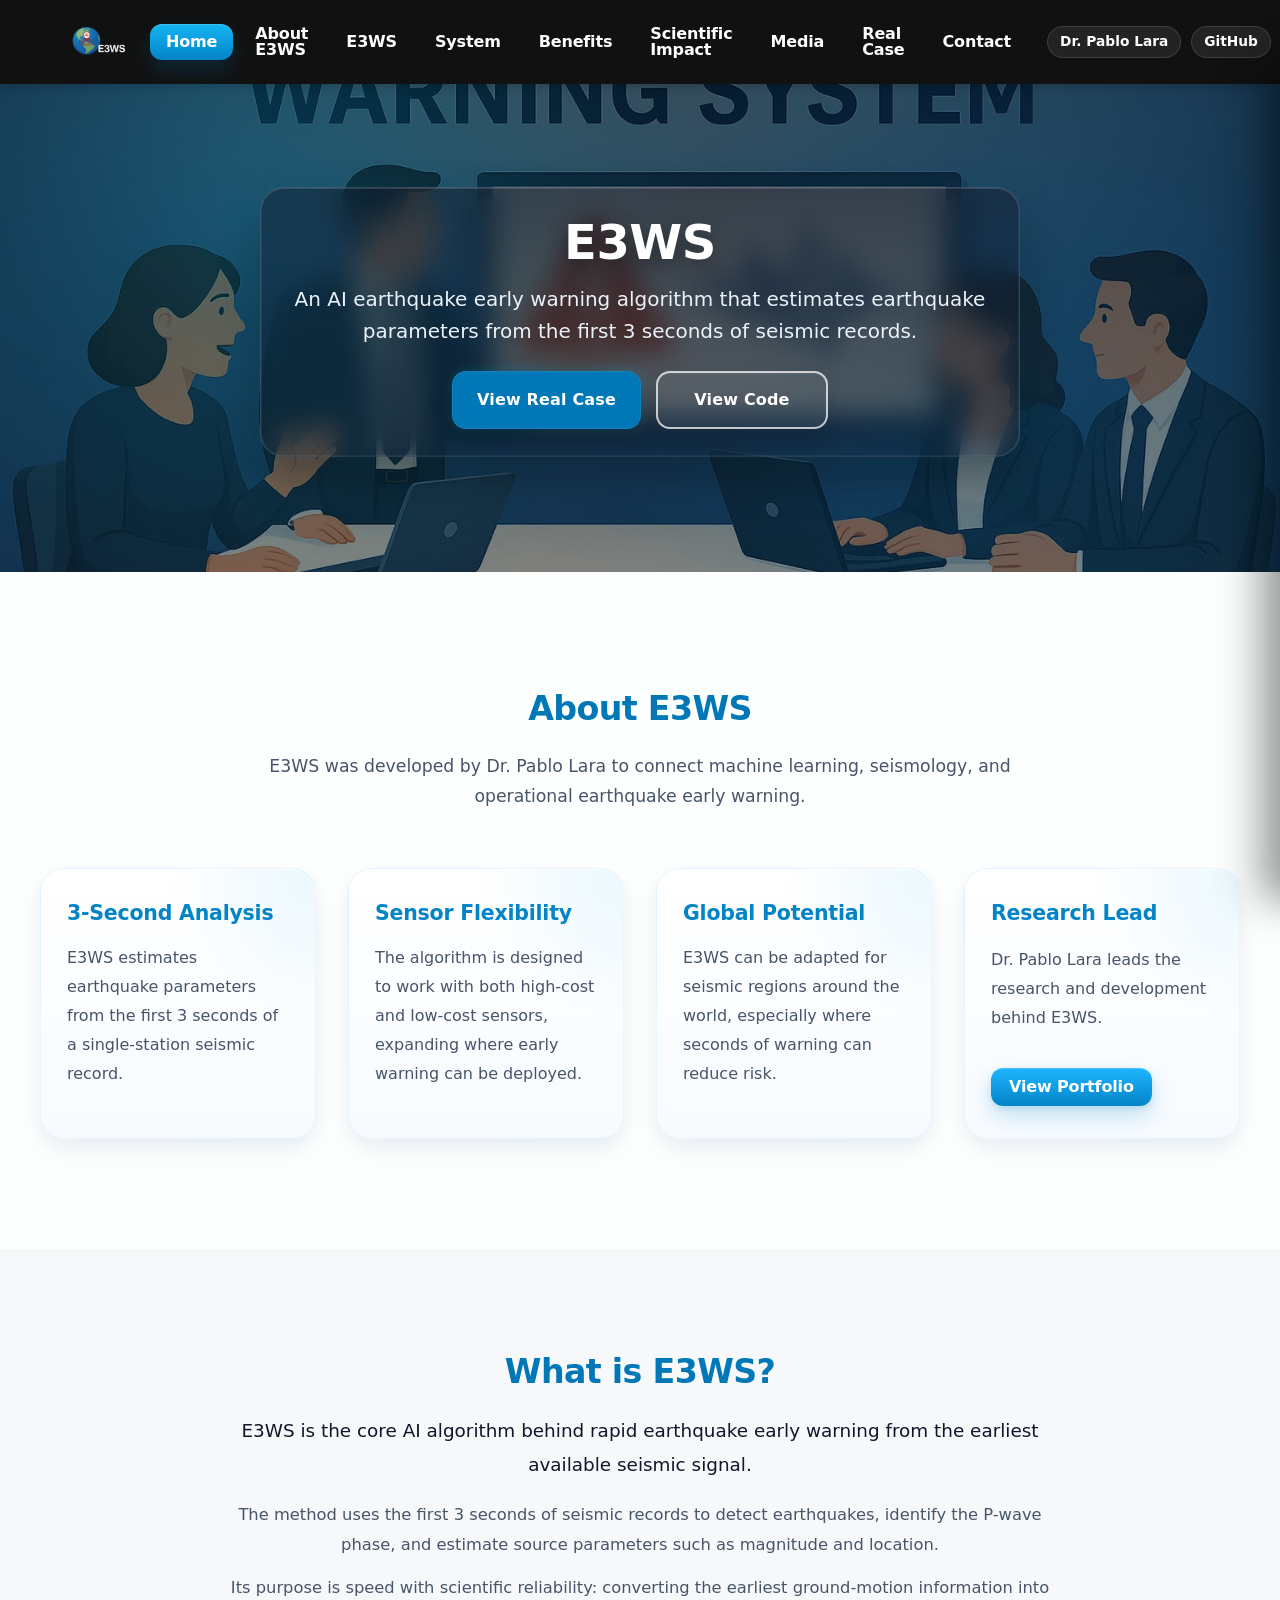
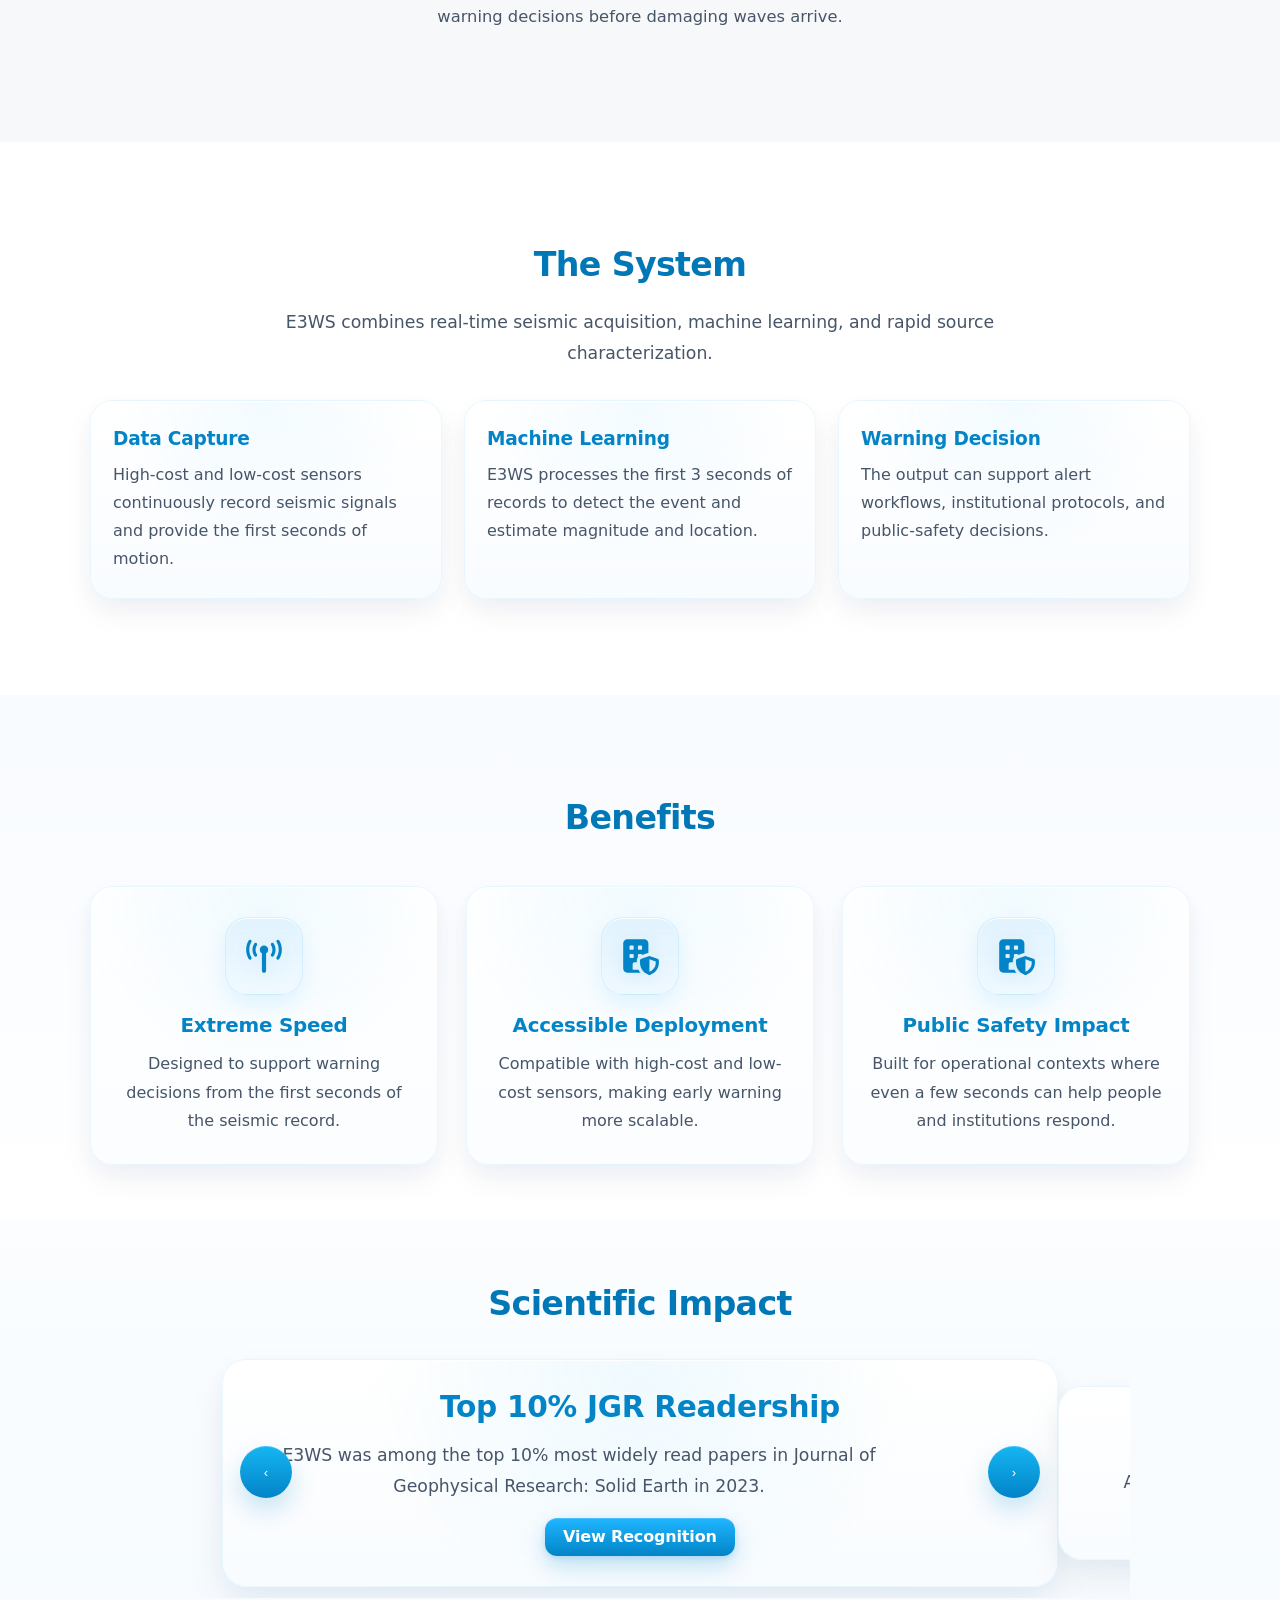
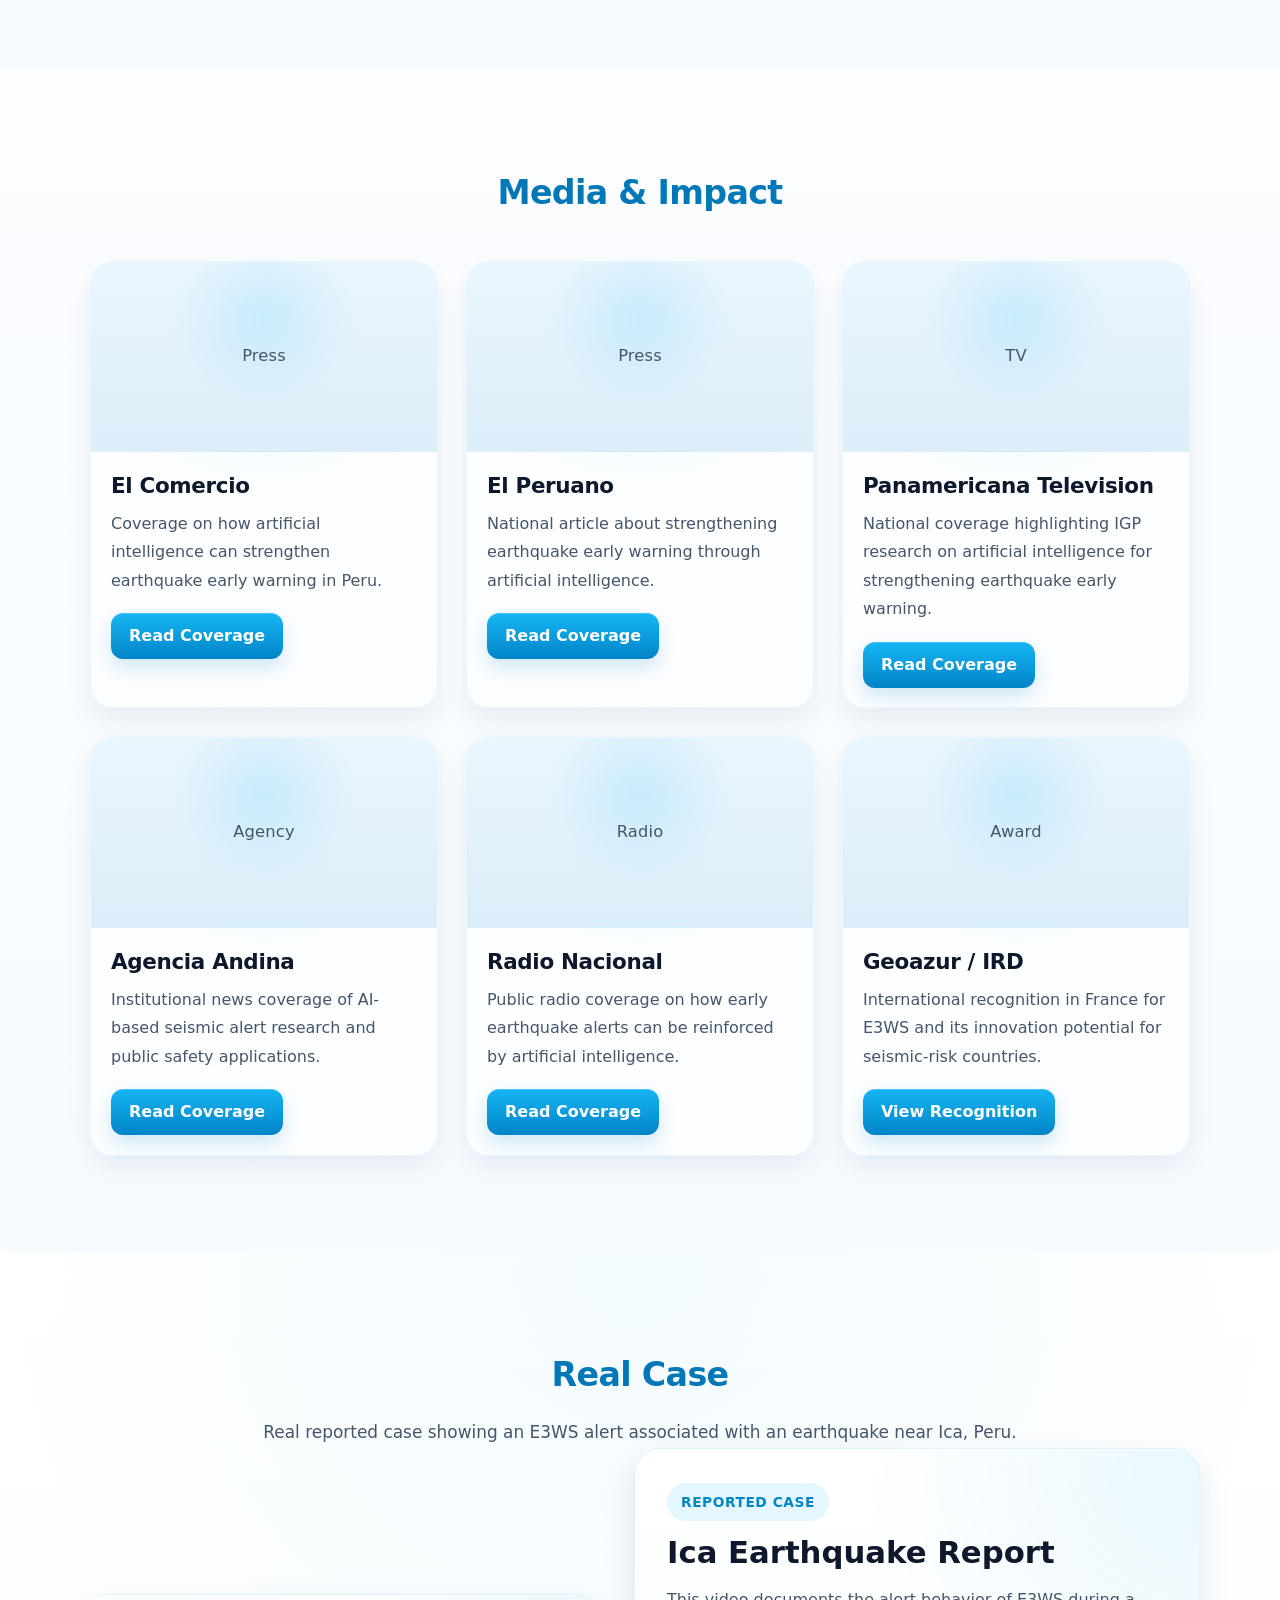
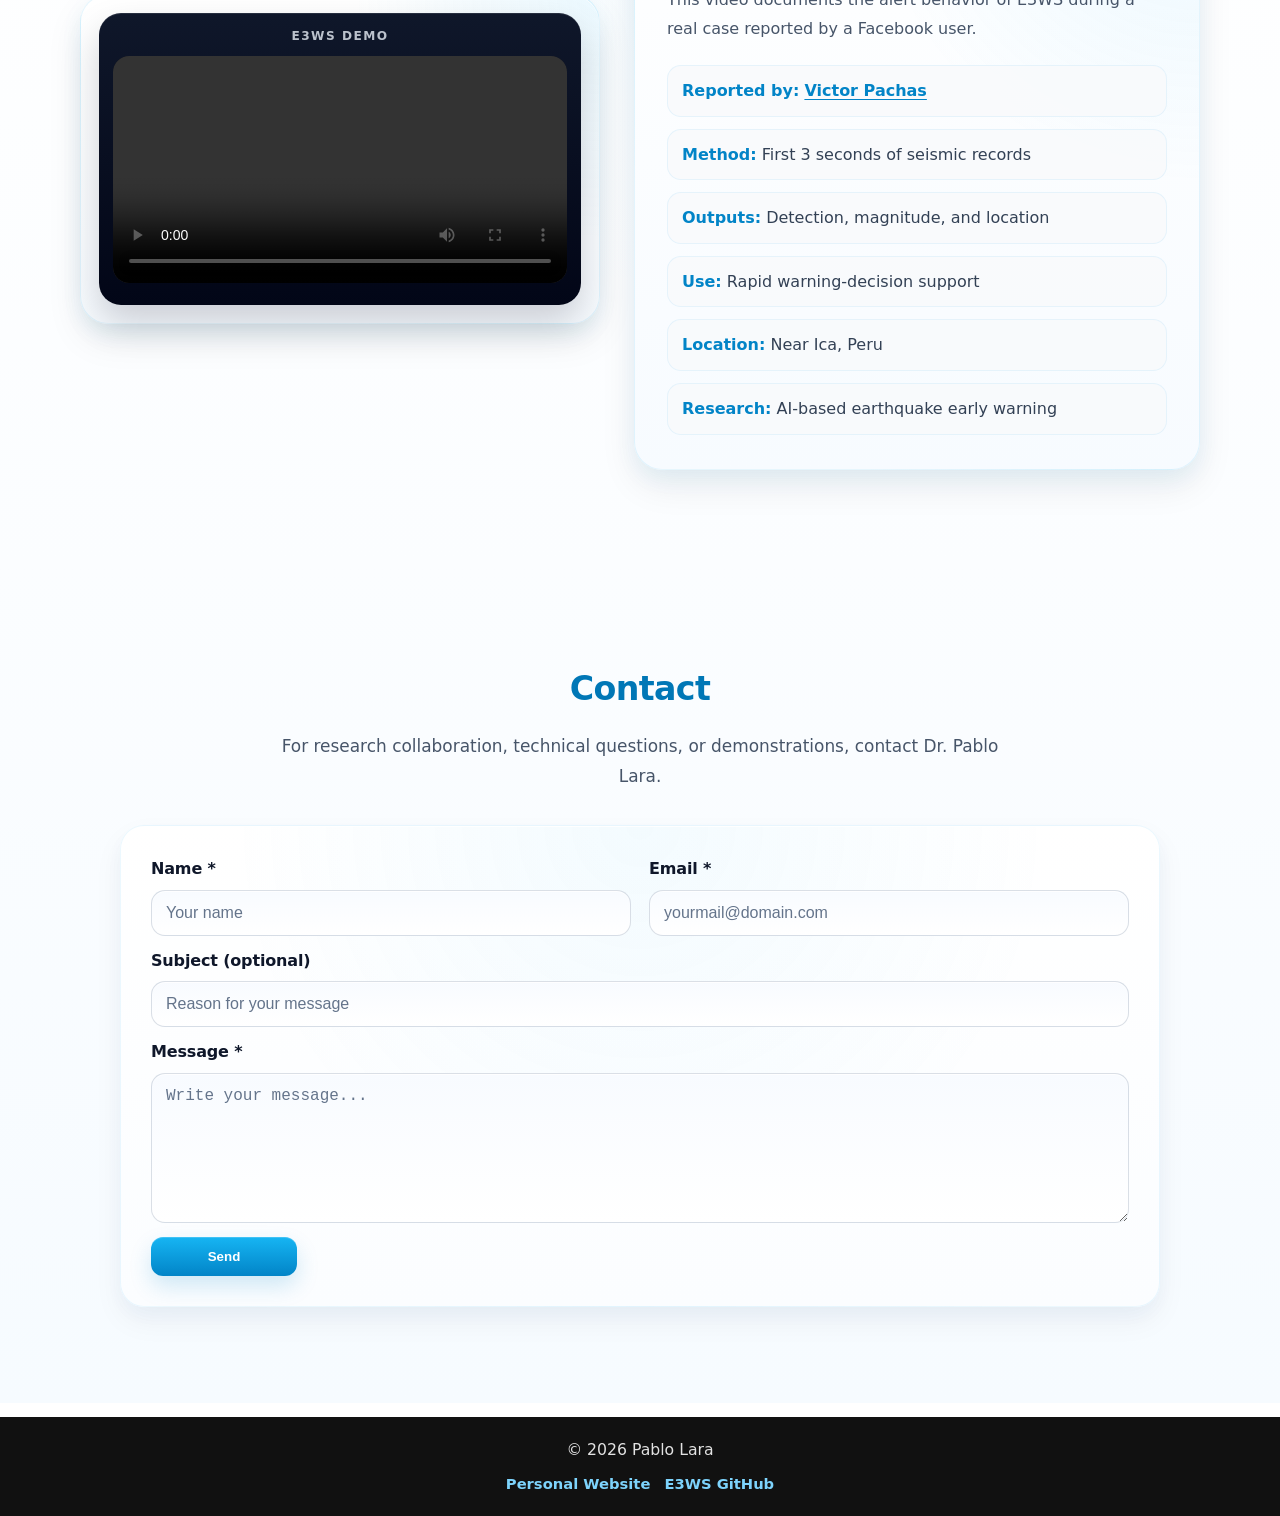
<file: E3WS/index.html>
<!DOCTYPE html>
<html lang="en">
<head>
  <meta charset="UTF-8" />
  <meta name="viewport" content="width=device-width, initial-scale=1" />
  <title>E3WS - AI Earthquake Early Warning Algorithm</title>
  <meta name="description" content="E3WS is an AI-based earthquake early warning algorithm that estimates earthquake parameters from the first 3 seconds of seismic records." />
  <meta name="color-scheme" content="light" />
  <link rel="stylesheet" href="css/style.css" />
</head>

<body>

  <!-- Backdrop del menú móvil -->
  <div class="backdrop" id="backdrop" aria-hidden="true"></div>

  <!-- ================= HEADER ================= -->
  <header>
    <div class="nav-wrap">
      <!-- Logo principal -->
      <a class="brand" href="#inicio" aria-label="Go to home">
        <img src="img/logo-claro.png" alt="E3WS - Logo" />
      </a>

      <!-- Menú principal escritorio -->
      <nav class="nav-links" aria-label="Sections">
        <a href="#inicio" class="active">Home</a>
        <a href="#nosotros">About E3WS</a>
        <a href="#e3ws">E3WS</a>
        <a href="#sistema">System</a>
        <a href="#beneficios">Benefits</a>
        <a href="#casos">Scientific Impact</a>
        <a href="#novedades">Media</a>
        <a href="#demo">Real Case</a>
        <a href="#contacto">Contact</a>
      </nav>

      <div class="nav-social" aria-label="Professional links">
        <a class="nav-chip" href="../index.html">Dr. Pablo Lara</a>
        <a class="nav-chip" href="https://github.com/PabloELara/E3WS" target="_blank" rel="noopener">GitHub</a>
        <a class="nav-chip" href="https://scholar.google.com/citations?user=sBzMGwkAAAAJ" target="_blank" rel="noopener">Scholar</a>
      </div>

      <!-- Botón hamburguesa móvil -->
      <button
        class="burger"
        id="burger"
        aria-label="Open menu"
        aria-controls="offcanvas"
        aria-expanded="false"
      >
        <span class="burger-line"></span>
        <span class="burger-line"></span>
        <span class="burger-line"></span>
      </button>
    </div>

    <!-- Menú lateral móvil -->
    <aside
      class="offcanvas"
      id="offcanvas"
      aria-label="Mobile menu"
      aria-hidden="true"
      role="dialog"
    >
      <div class="off-head">
        <div class="off-title">Menu</div>
        <button class="close-btn" id="closeMenu" aria-label="Close menu">
          <svg width="20" height="20" viewBox="0 0 24 24" fill="none" aria-hidden="true">
            <path d="M6 6l12 12M18 6L6 18" stroke="currentColor" stroke-width="2" stroke-linecap="round"/>
          </svg>
        </button>
      </div>

      <div class="off-body">
        <nav class="off-links" aria-label="Sections (mobile)">
          <a href="#inicio" class="active">Home</a>
          <a href="#nosotros">About E3WS</a>
          <a href="#e3ws">E3WS</a>
          <a href="#sistema">System</a>
          <a href="#beneficios">Benefits</a>
          <a href="#casos">Scientific Impact</a>
          <a href="#novedades">Media</a>
          <a href="#demo">Real Case</a>
          <a href="#contacto">Contact</a>
        </nav>

        <div class="off-social" aria-label="Professional links (mobile)">
          <a class="nav-chip" href="../index.html">Dr. Pablo Lara</a>
          <a class="nav-chip" href="https://github.com/PabloELara/E3WS" target="_blank" rel="noopener">GitHub</a>
          <a class="nav-chip" href="https://scholar.google.com/citations?user=sBzMGwkAAAAJ" target="_blank" rel="noopener">Scholar</a>
        </div>
      </div>
    </aside>
  </header>

  <!-- ================= HERO ================= -->
  <section id="inicio" class="hero" aria-label="E3WS cover">
    <div class="hero-slider" aria-hidden="true">
      <div class="slide active"><img src="img/teamwork.jpg" alt="E3WS team" /></div>
      <div class="slide"><img src="img/alert-notification.jpg" alt="Alert notification" /></div>
      <div class="slide"><img src="img/seismic-sensor-network.jpg" alt="Seismic sensor network" /></div>
      <div class="slide"><img src="img/early-earthquake-warning-system.jpg" alt="Earthquake early warning system" /></div>
    </div>

    <div class="hero-content">
      <div class="plate">
        <h1>E3WS</h1>
        <p>An AI earthquake early warning algorithm that estimates earthquake parameters from the first 3 seconds of seismic records.</p>
        <div class="hero-buttons">
          <a href="#demo" class="btn btn-primary">View Real Case</a>
          <a href="https://github.com/PabloELara/E3WS" class="btn btn-outline" target="_blank" rel="noopener">View Code</a>
        </div>
      </div>
    </div>
  </section>

  <!-- ================= NOSOTROS ================= -->
  <section id="nosotros" aria-labelledby="h-nosotros">
    <h2 id="h-nosotros">About E3WS</h2>
    <p>E3WS was developed by Dr. Pablo Lara to connect machine learning, seismology, and operational earthquake early warning.</p>

    <div class="grid about">
      <article class="card">
        <h3>3-Second Analysis</h3>
        <p>E3WS estimates earthquake parameters from the first 3 seconds of a single-station seismic record.</p>
      </article>

      <article class="card">
        <h3>Sensor Flexibility</h3>
        <p>The algorithm is designed to work with both high-cost and low-cost sensors, expanding where early warning can be deployed.</p>
      </article>

      <article class="card">
        <h3>Global Potential</h3>
        <p>E3WS can be adapted for seismic regions around the world, especially where seconds of warning can reduce risk.</p>
      </article>

      <article class="card">
        <h3>Research Lead</h3>
        <p>Dr. Pablo Lara leads the research and development behind E3WS.</p>
        <a class="btn-link" href="../index.html">View Portfolio</a>
      </article>
    </div>
  </section>

  <!-- ================= E3WS ================= -->
  <section id="e3ws" class="section-alt" aria-labelledby="h-e3ws">
    <h2 id="h-e3ws">What is E3WS?</h2>

    <div class="e3ws-wrap">
      <p class="e3ws-intro">
        E3WS is the core AI algorithm behind rapid earthquake early warning from the earliest available seismic signal.
      </p>

      <p class="e3ws-text">
        The method uses the first 3 seconds of seismic records to detect earthquakes, identify the P-wave phase,
        and estimate source parameters such as magnitude and location.
      </p>

      <p class="e3ws-text">
        Its purpose is speed with scientific reliability: converting the earliest ground-motion information into
        warning decisions before damaging waves arrive.
      </p>
    </div>
  </section>

  <!-- ================= SISTEMA ================= -->
  <section id="sistema" aria-labelledby="h-sistema">
    <h2 id="h-sistema">The System</h2>

    <div class="sistema-wrap">
      <p class="sistema-intro">
        E3WS combines real-time seismic acquisition, machine learning, and rapid source characterization.
      </p>

      <div class="sistema-grid">
        <article class="sistema-card">
          <h3>Data Capture</h3>
          <p>
            High-cost and low-cost sensors continuously record seismic signals and provide the first seconds of motion.
          </p>
        </article>

        <article class="sistema-card">
          <h3>Machine Learning</h3>
          <p>
            E3WS processes the first 3 seconds of records to detect the event and estimate magnitude and location.
          </p>
        </article>

        <article class="sistema-card">
          <h3>Warning Decision</h3>
          <p>
            The output can support alert workflows, institutional protocols, and public-safety decisions.
          </p>
        </article>
      </div>
    </div>
  </section>

  <!-- ================= BENEFICIOS ================= -->
  <section id="beneficios" class="section-alt" aria-labelledby="h-beneficios">
    <h2 id="h-beneficios">Benefits</h2>

    <div class="grid benefits">
      <article class="card benefit">
        <div class="ico-wrap">
          <svg class="ico-svg" viewBox="0 0 640 640" aria-hidden="true">
            <path d="M119.9 75.5C108.6 68.6 93.8 72.3 86.9 83.6C62.1 124.6 47.9 172.7 47.9 224C47.9 275.3 62.1 323.4 86.9 364.4C93.8 375.7 108.5 379.4 119.9 372.5C131.3 365.6 134.9 350.9 128 339.5C107.7 305.9 96 266.3 96 224C96 181.7 107.7 142.1 128.1 108.4C135 97.1 131.3 82.3 120 75.4zM520 75.5C508.7 82.4 505 97.1 511.9 108.5C532.3 142.2 544 181.8 544 224.1C544 266.4 532.3 306 511.9 339.7C505 351 508.7 365.8 520 372.7C531.3 379.6 546.1 375.9 553 364.6C577.8 323.6 592 275.5 592 224.2C592 172.9 577.8 124.6 553 83.6C546.1 72.3 531.4 68.6 520 75.5zM352 279.4C371.1 268.3 384 247.7 384 224C384 188.7 355.3 160 320 160C284.7 160 256 188.7 256 224C256 247.7 268.9 268.4 288 279.4L288 544C288 561.7 302.3 576 320 576C337.7 576 352 561.7 352 544L352 279.4zM212.2 155C219.4 143.8 216.1 129 205 121.8C193.9 114.6 179 117.9 171.8 129C154.2 156.4 144 189 144 224C144 259 154.2 291.6 171.8 319C179 330.2 193.8 333.4 205 326.2C216.2 319 219.4 304.2 212.2 293C199.4 273.1 192 249.4 192 224C192 198.6 199.4 174.9 212.2 155zM468.2 129C461 117.8 446.2 114.6 435 121.8C423.8 129 420.6 143.8 427.8 155C440.6 174.9 448 198.6 448 224C448 249.4 440.6 273.1 427.8 293C420.6 304.2 423.9 319 435 326.2C446.1 333.4 461 330.1 468.2 319C485.8 291.6 496 259 496 224C496 189 485.8 156.4 468.2 129z"/>
          </svg>
        </div>
        <h3>Extreme Speed</h3>
        <p>Designed to support warning decisions from the first seconds of the seismic record.</p>
      </article>

      <article class="card benefit">
        <div class="ico-wrap">
          <svg class="ico-svg" viewBox="0 0 640 640" aria-hidden="true">
            <path d="M128 64C92.7 64 64 92.7 64 128L64 512C64 547.3 92.7 576 128 576L329.2 576C316.7 561.3 306 545.2 297.4 528L207.9 528L207.9 448C207.9 430.3 222.2 416 239.9 416L271.9 416L271.9 389.3C271.9 371.2 278 354.1 288.5 340.5C288.1 339.1 287.9 337.6 287.9 336L287.9 304C287.9 295.2 295.1 288 303.9 288L335.9 288C344.7 288 351.9 295.2 351.9 304L351.9 305L438.6 276.1C441.7 275.1 444.8 274.3 447.9 273.6L448 128C448 92.7 419.3 64 384 64L128 64zM160 176C160 167.2 167.2 160 176 160L208 160C216.8 160 224 167.2 224 176L224 208C224 216.8 216.8 224 208 224L176 224C167.2 224 160 216.8 160 208L160 176zM304 160L336 160C344.8 160 352 167.2 352 176L352 208C352 216.8 344.8 224 336 224L304 224C295.2 224 288 216.8 288 208L288 176C288 167.2 295.2 160 304 160zM160 304C160 295.2 167.2 288 176 288L208 288C216.8 288 224 295.2 224 304L224 336C224 344.8 216.8 352 208 352L176 352C167.2 352 160 344.8 160 336L160 304zM477.3 552.5L464 558.8L464 370.7L560 402.7L560 422.3C560 478.1 527.8 528.8 477.3 552.6zM453.9 323.5L341.9 360.8C328.8 365.2 320 377.4 320 391.2L320 422.3C320 496.7 363 564.4 430.2 596L448.7 604.7C453.5 606.9 458.7 608.1 463.9 608.1C469.1 608.1 474.4 606.9 479.1 604.7L497.6 596C565 564.3 608 496.6 608 422.2L608 391.1C608 377.3 599.2 365.1 586.1 360.7L474.1 323.4C467.5 321.2 460.4 321.2 453.9 323.4z"/>
          </svg>
        </div>
        <h3>Accessible Deployment</h3>
        <p>Compatible with high-cost and low-cost sensors, making early warning more scalable.</p>
      </article>

      <article class="card benefit">
        <div class="ico-wrap">
          <svg class="ico-svg" viewBox="0 0 640 640" aria-hidden="true">
            <path d="M128 64C92.7 64 64 92.7 64 128L64 512C64 547.3 92.7 576 128 576L329.2 576C316.7 561.3 306 545.2 297.4 528L207.9 528L207.9 448C207.9 430.3 222.2 416 239.9 416L271.9 416L271.9 389.3C271.9 371.2 278 354.1 288.5 340.5C288.1 339.1 287.9 337.6 287.9 336L287.9 304C287.9 295.2 295.1 288 303.9 288L335.9 288C344.7 288 351.9 295.2 351.9 304L351.9 305L438.6 276.1C441.7 275.1 444.8 274.3 447.9 273.6L448 128C448 92.7 419.3 64 384 64L128 64zM160 176C160 167.2 167.2 160 176 160L208 160C216.8 160 224 167.2 224 176L224 208C224 216.8 216.8 224 208 224L176 224C167.2 224 160 216.8 160 208L160 176zM304 160L336 160C344.8 160 352 167.2 352 176L352 208C352 216.8 344.8 224 336 224L304 224C295.2 224 288 216.8 288 208L288 176C288 167.2 295.2 160 304 160zM160 304C160 295.2 167.2 288 176 288L208 288C216.8 288 224 295.2 224 304L224 336C224 344.8 216.8 352 208 352L176 352C167.2 352 160 344.8 160 336L160 304zM477.3 552.5L464 558.8L464 370.7L560 402.7L560 422.3C560 478.1 527.8 528.8 477.3 552.6zM453.9 323.5L341.9 360.8C328.8 365.2 320 377.4 320 391.2L320 422.3C320 496.7 363 564.4 430.2 596L448.7 604.7C453.5 606.9 458.7 608.1 463.9 608.1C469.1 608.1 474.4 606.9 479.1 604.7L497.6 596C565 564.3 608 496.6 608 422.2L608 391.1C608 377.3 599.2 365.1 586.1 360.7L474.1 323.4C467.5 321.2 460.4 321.2 453.9 323.4z"/>
          </svg>
        </div>
        <h3>Public Safety Impact</h3>
        <p>Built for operational contexts where even a few seconds can help people and institutions respond.</p>
      </article>
    </div>
  </section>

  <!-- ================= CASOS ================= -->
  <section id="casos" aria-labelledby="h-casos">
    <h2 id="h-casos">Scientific Impact</h2>

    <div class="carousel" aria-roledescription="carousel" aria-label="Scientific impact">
      <div class="track" id="track">
        <article class="item">
          <div class="case-card">
            <h3>Top 10% JGR Readership</h3>
            <p>E3WS was among the top 10% most widely read papers in Journal of Geophysical Research: Solid Earth in 2023.</p>
            <a class="btn-link" href="https://www.linkedin.com/posts/pablolarasismo_e3ws-top-10-jgr-solid-earth-agu-activity-7323197231157678080-Z8Qz?utm_source=share&utm_medium=member_desktop&amp;rcm=ACoAAAx6KrgBGhoxj1aG4aWIrGLXDEon3RnYInE" target="_blank" rel="noopener">View Recognition</a>
          </div>
        </article>
        <article class="item">
          <div class="case-card">
            <h3>Real Reported Alert Case</h3>
            <p>A real Ica, Peru case was reported by a Facebook user, showing the relevance of rapid warning decisions in public-facing contexts.</p>
          </div>
        </article>
        <article class="item">
          <div class="case-card">
            <h3>International Recognition</h3>
            <p>Recognized in France through the 2024 IRD Innovation Trophy for seismic innovation.</p>
          </div>
        </article>
      </div>

      <button class="nav-btn prev" id="prev" aria-label="Previous">‹</button>
      <button class="nav-btn next" id="next" aria-label="Next">›</button>
    </div>
  </section>

  <!-- ================= NOVEDADES ================= -->
  <section id="novedades" class="section-alt" aria-labelledby="h-novedades">
    <h2 id="h-novedades">Media & Impact</h2>

    <div class="grid news">
      <article class="news-card">
        <div class="news-image">Press</div>
        <h3>El Comercio</h3>
        <p>Coverage on how artificial intelligence can strengthen earthquake early warning in Peru.</p>
        <a href="https://elcomercio.pe/tecnologia/inteligencia-artificial/como-la-inteligencia-artificial-puede-fortalecer-la-alerta-de-sismos-en-el-peru-ia-google-latinoamerica-noticia/" class="btn-news" target="_blank" rel="noopener">Read Coverage</a>
      </article>

      <article class="news-card">
        <div class="news-image">Press</div>
        <h3>El Peruano</h3>
        <p>National article about strengthening earthquake early warning through artificial intelligence.</p>
        <a href="https://elperuano.pe/noticia/229140-alerta-temprana-de-sismos-se-fortalecera-gracias-a-la-inteligencia-artificial" class="btn-news" target="_blank" rel="noopener">Read Coverage</a>
      </article>

      <article class="news-card">
        <div class="news-image">TV</div>
        <h3>Panamericana Television</h3>
        <p>National coverage highlighting IGP research on artificial intelligence for strengthening earthquake early warning.</p>
        <a href="https://panamericana.pe/tecnologia/397475-igp-fortalecen-alerta-temprana-sismos-inteligencia-artificial" class="btn-news" target="_blank" rel="noopener">Read Coverage</a>
      </article>

      <article class="news-card">
        <div class="news-image">Agency</div>
        <h3>Agencia Andina</h3>
        <p>Institutional news coverage of AI-based seismic alert research and public safety applications.</p>
        <a href="https://andina.pe/agencia/noticia-alerta-temprana-sismos-se-fortalecera-gracias-a-inteligencia-artificial-964846.aspx" class="btn-news" target="_blank" rel="noopener">Read Coverage</a>
      </article>

      <article class="news-card">
        <div class="news-image">Radio</div>
        <h3>Radio Nacional</h3>
        <p>Public radio coverage on how early earthquake alerts can be reinforced by artificial intelligence.</p>
        <a href="https://radionacional.gob.pe/noticias/tecnologia/las-alertas-tempranas-de-sismos-se-reforzaran-gracias-a-la-inteligencia-artificial" class="btn-news" target="_blank" rel="noopener">Read Coverage</a>
      </article>

      <article class="news-card">
        <div class="news-image">Award</div>
        <h3>Geoazur / IRD</h3>
        <p>International recognition in France for E3WS and its innovation potential for seismic-risk countries.</p>
        <a href="https://www.oca.eu/fr/acc-geoazur/5107-pablo-lara-trophee-de-linnovation-2024-de-lird" class="btn-news" target="_blank" rel="noopener">View Recognition</a>
      </article>
    </div>
  </section>


  <!-- ================= DEMO ================= -->
  <!--
    Sección de demostración del sistema E3WS.

    Objetivo:
    Presentar un caso de estudio basado en el sismo de magnitud 6.1
    registrado cerca de Ica, Perú.

    El video muestra la activación de una alerta temprana y sirve como
    evidencia visual del concepto operativo del sistema.

    Futuras mejoras:
    - Dashboard sísmico en tiempo real
    - Integración con Python / ObsPy
    - Visualización de sensores
    - Datos sísmicos oficiales automatizados
  -->
  <section id="demo" class="demo-section" aria-labelledby="h-demo">
    <h2 id="h-demo">Real Case</h2>

    <p class="demo-intro">
      Real reported case showing an E3WS alert associated with an earthquake near Ica, Peru.
    </p>
    <div class="demo-wrap">
      <div class="demo-video-card">
        <div class="demo-device-frame">
          <video class="demo-video" controls preload="metadata">
            <source src="video/ica-earthquake-demo.mp4" type="video/mp4" />
            Your browser does not support the video tag.
          </video>
        </div>
      </div>

      <div class="demo-info-card">
        <span class="demo-label">Reported Case</span>

        <h3>Ica Earthquake Report</h3>

        <p>
          This video documents the alert behavior of E3WS during a real case reported by a Facebook user.
        </p>

        <ul class="event-list">
          <li><strong>Reported by:</strong> <a href="https://www.facebook.com/victor.h.pachas" target="_blank" rel="noopener">Victor Pachas</a></li>
          <li><strong>Method:</strong> First 3 seconds of seismic records</li>
          <li><strong>Outputs:</strong> Detection, magnitude, and location</li>
          <li><strong>Use:</strong> Rapid warning-decision support</li>
          <li><strong>Location:</strong> Near Ica, Peru</li>
          <li><strong>Research:</strong> AI-based earthquake early warning</li>
        </ul>
      </div>
    </div>
  </section>
  <!-- ================= CONTACTO ================= -->
  <section id="contacto" class="section-alt" aria-labelledby="h-contacto">
    <h2 id="h-contacto">Contact</h2>
    <p class="contact-intro">For research collaboration, technical questions, or demonstrations, contact Dr. Pablo Lara.</p>

    <div class="contact">
      <form id="contactForm" class="form" action="https://formspree.io/f/mojpdqgw" method="POST" novalidate>
        <input type="text" name="company" class="honeypot" tabindex="-1" autocomplete="off" aria-hidden="true" />
        <div class="row">
          <div class="group">
            <label for="nombre">Name *</label>
            <input id="nombre" name="nombre" type="text" placeholder="Your name" required minlength="2" />
            <small class="error-msg">Please enter a valid name</small>
          </div>
          <div class="group">
            <label for="correo">Email *</label>
            <input id="correo" name="email" type="email" placeholder="yourmail@domain.com" required />
            <small class="error-msg">Please enter a valid email</small>
          </div>
        </div>
        <div class="row" style="margin-top:12px">
          <div class="group" style="grid-column:1 / -1">
            <label for="asunto">Subject (optional)</label>
            <input id="asunto" name="asunto" type="text" placeholder="Reason for your message" />
          </div>
        </div>
        <div class="row" style="margin-top:12px">
          <div class="group" style="grid-column:1 / -1">
            <label for="mensaje">Message *</label>
            <textarea id="mensaje" name="mensaje" placeholder="Write your message..." required minlength="10"></textarea>
            <small class="error-msg">The message must be at least 10 characters long</small>
          </div>
        </div>
        <div style="margin-top:14px; display:flex; align-items:center; gap:12px">
          <button type="submit" class="send">
            <span class="btn-text">Send</span>
            <span class="btn-loader"></span>
          </button>
          <span id="ok" class="ok"></span>
        </div>
      </form>
    </div>
  </section>

  <!-- ================= FOOTER ================= -->
  <footer>
    <p>&copy; <span id="year"></span> Pablo Lara</p>
    <div class="footer-links" aria-label="Footer links">
      <a href="../index.html">Personal Website</a>
      <a href="https://github.com/PabloELara/E3WS" target="_blank" rel="noopener">E3WS GitHub</a>
    </div>
  </footer>

  <!-- Archivo principal JS -->
  <script src="js/main.js"></script>
</body>
</html>
</file>
<file: E3WS/css/style.css>
/* =========================================================
   E3WS - style.css
   Versión corregida y consolidada
   ========================================================= */

/* ===============================
   1) PALETA / TOKENS
   =============================== */
:root{
  --bg:#ffffff;
  --surface:#ffffff;
  --alt:#f7f8fa;
  --text:#0f172a;
  --muted:#334155;
  --brand:#0077b6;
  --accent:#00AEEF;
  --nav:#111111;

  --overlay:linear-gradient(180deg,rgba(3,15,28,.42),rgba(3,15,28,.24));
  --shadow:0 8px 22px rgba(0,0,0,.10);
  --radius:12px;

  --focus:0 0 0 3px rgba(0,174,239,.35);
  --backdrop:rgba(0,0,0,.45);

  --card-radius:22px;
  --card-border:1px solid rgba(14,165,233,.08);
  --card-shadow:
    0 14px 30px rgba(15,23,42,.05),
    0 8px 24px rgba(14,165,233,.04),
    inset 0 1px 0 rgba(255,255,255,.88);
  --card-shadow-hover:
    0 18px 36px rgba(15,23,42,.06),
    0 10px 26px rgba(14,165,233,.06),
    inset 0 1px 0 rgba(255,255,255,.92);
  --card-bg:
    radial-gradient(circle at 50% 0%, rgba(56,189,248,.06), transparent 58%),
    linear-gradient(180deg, #ffffff 0%, #fbfdff 100%);
  --card-bg-hover:
    radial-gradient(circle at 50% 0%, rgba(56,189,248,.09), transparent 62%),
    linear-gradient(180deg, #ffffff 0%, #f7fbff 100%);
}

/* ===============================
   2) BASE
   =============================== */
*,
*::before,
*::after{
  box-sizing:border-box;
}

html{
  scroll-behavior:smooth;
  width:100%;
  overflow-x:hidden;
}

body{
  margin:0;
  width:100%;
  overflow-x:hidden;
  font-family:system-ui,-apple-system,"Segoe UI",Roboto,Ubuntu,"Helvetica Neue",Arial,sans-serif;
  background:var(--bg);
  color:var(--text);
  line-height:1.6;
}

img{
  display:block;
  max-width:100%;
  height:auto;
}

a{
  color:inherit;
  text-decoration:none;
}

/* ===============================
   3) FOCUS / ACCESIBILIDAD
   =============================== */
:focus{
  outline:none;
}

:focus-visible{
  outline:none;
  box-shadow:var(--focus);
  border-radius:10px;
}

.carousel :focus:not(:focus-visible){
  box-shadow:none !important;
}

.nav-btn:focus{
  outline:none;
  box-shadow:none;
}

.nav-btn:focus-visible{
  outline:none;
  box-shadow:
    0 0 0 3px rgba(2,132,199,.18),
    0 10px 22px rgba(2,132,199,.18);
  border-radius:50%;
}

.nav-btn{
  -webkit-tap-highlight-color: transparent;
}

/* ===============================
   4) HEADER / NAV
   =============================== */
header{
  position:fixed;
  inset:0 0 auto 0;
  z-index:1000;
  background:var(--nav);
  color:#fff;
  box-shadow:0 2px 10px rgba(0,0,0,.2);
}

.nav-wrap{
  display:flex;
  align-items:center;
  justify-content:space-between;
  gap:20px;
  max-width:1200px;
  margin:auto;
  padding:16px 24px;
}

.brand{
  display:flex;
  align-items:center;
  gap:10px;
  flex:0 0 auto;
}

.brand img{
  display:block;
  height:44px;
  width:auto;
}

.nav-links{
  display:flex;
  align-items:center;
  justify-content:center;
  gap:6px;
  flex:1 1 auto;
}

.nav-links a{
  color:#fff;
  font-weight:700;
  padding:10px 16px;
  border-radius:12px;
  line-height:1;
  letter-spacing:-0.01em;
  transition:
    background .22s ease,
    transform .18s ease,
    box-shadow .22s ease;
}

.nav-links a:hover{
  transform:translateY(-1px);
  background:rgba(255,255,255,.08);
}

.nav-links a.active{
  background:linear-gradient(180deg, #16b5f3 0%, #0284c7 100%);
  color:#fff;
  box-shadow:
    0 10px 22px rgba(2,132,199,.20),
    inset 0 1px 0 rgba(255,255,255,.16);
}

.nav-social{
  display:flex;
  align-items:center;
  gap:10px;
  flex:0 0 auto;
}

.nav-chip{
  display:inline-flex;
  align-items:center;
  justify-content:center;
  min-height:32px;
  padding:8px 12px;
  border-radius:999px;
  background:rgba(255,255,255,.08);
  border:1px solid rgba(255,255,255,.12);
  color:#fff;
  font-size:.86rem;
  font-weight:800;
  line-height:1;
  transition:background .2s ease, border-color .2s ease, transform .18s ease;
}

.nav-chip:hover{
  background:rgba(255,255,255,.14);
  border-color:rgba(255,255,255,.22);
  transform:translateY(-1px);
}

.icon-btn{
  width:32px;
  height:32px;
  border-radius:50%;
  display:grid;
  place-items:center;
  color:#fff;
  transition:background .2s ease, transform .18s ease;
}

.icon-btn:hover{
  background:rgba(255,255,255,.08);
  transform:translateY(-1px);
}

/* ===============================
   5) BURGER
   =============================== */
.burger{
  display:none;
  margin-left:auto;
  width:46px;
  height:46px;
  border:none;
  border-radius:12px;
  background:#1f2937;
  color:#fff;
  cursor:pointer;
  position:relative;
  z-index:1001;
  padding:0;
}

.burger-line{
  position:absolute;
  left:11px;
  width:24px;
  height:2px;
  background:#fff;
  border-radius:999px;
  opacity:1;
  transform:none;
  transition:
    top .28s ease,
    transform .28s ease,
    opacity .2s ease;
}

.burger-line:nth-child(1){ top:15px; }
.burger-line:nth-child(2){ top:22px; }
.burger-line:nth-child(3){ top:29px; }

.burger.active .burger-line:nth-child(1){
  top:22px;
  transform:rotate(45deg);
}

.burger.active .burger-line:nth-child(2){
  opacity:0;
}

.burger.active .burger-line:nth-child(3){
  top:22px;
  transform:rotate(-45deg);
}

.burger.active{
  opacity:0;
  visibility:hidden;
  pointer-events:none;
}

@media (max-width:1024px){
  .nav-links,
  .nav-social{
    display:none !important;
  }

  .burger{
    display:block !important;
  }
}

/* ===============================
   6) BACKDROP + MENÚ MÓVIL
   =============================== */
.backdrop{
  position:fixed;
  inset:64px 0 0 0;
  z-index:998;
  background:var(--backdrop);
  opacity:0;
  pointer-events:none;
  transition:opacity .25s ease;
}

.backdrop.open{
  opacity:1;
  pointer-events:auto;
}

.offcanvas{
  position:fixed;
  inset:64px 0 0 auto;
  width:min(86vw, 320px);
  max-width:320px;
  z-index:999;
  display:flex;
  flex-direction:column;
  overflow:auto;
  transform:translateX(100%);
  background:linear-gradient(180deg,#07101f 0%, #050b16 100%);
  color:#fff;
  box-shadow:-18px 0 40px rgba(0,0,0,.42);
  transition:transform .35s cubic-bezier(.22,.8,.2,1);
  -webkit-overflow-scrolling:touch;
}

.offcanvas.open{
  transform:translateX(0);
}

.off-head{
  position:sticky;
  top:0;
  z-index:2;
  display:flex;
  align-items:center;
  justify-content:space-between;
  padding:18px 18px 12px;
  background:linear-gradient(180deg,#07101f 0%, #07101f 85%, rgba(7,16,31,.94) 100%);
  border-bottom:1px solid rgba(255,255,255,.06);
}

.off-title{
  font-size:1.1rem;
  font-weight:900;
  letter-spacing:.2px;
}

.close-btn{
  width:48px;
  height:48px;
  display:grid;
  place-items:center;
  border:1px solid rgba(255,255,255,.08);
  border-radius:16px;
  background:rgba(255,255,255,.03);
  color:#fff;
  cursor:pointer;
  transition:background .2s ease, border-color .2s ease, transform .15s ease;
}

.close-btn:hover{
  background:rgba(255,255,255,.08);
  border-color:rgba(255,255,255,.14);
}

.close-btn:active{
  transform:scale(.98);
}

.off-body{
  padding:14px 18px 20px;
}

.off-links{
  display:flex;
  flex-direction:column;
  gap:10px;
  margin:0 0 18px;
}

.off-links a{
  color:#fff;
  font-weight:800;
  font-size:1.04rem;
  padding:16px 18px;
  border-radius:18px;
  background:rgba(0,37,117,.18);
  border:1px solid rgba(71,193,238,.08);
  box-shadow:inset 0 1px 0 rgba(255,255,255,.03);
  transition:
    background .2s ease,
    border-color .2s ease,
    transform .15s ease,
    box-shadow .25s ease;
}

.off-links a:hover{
  background:rgba(0,55,140,.26);
  border-color:rgba(71,193,238,.28);
}

.off-links a.active{
  background:linear-gradient(180deg, rgba(0,160,255,.45), rgba(0,120,200,.35));
  border-color:rgba(71,193,238,.6);
  box-shadow:
    0 0 0 1px rgba(71,193,238,.25),
    0 6px 18px rgba(71,193,238,.18);
}

.off-links a:active{
  transform:scale(.96);
}

.off-links a:focus-visible{
  box-shadow:
    0 0 0 3px rgba(71,193,238,.22),
    inset 0 1px 0 rgba(255,255,255,.03);
}

.off-social{
  display:flex;
  flex-wrap:wrap;
  gap:10px;
  align-items:center;
  padding-top:4px;
}

.off-social .icon-btn{
  width:38px;
  height:38px;
  border-radius:12px;
  background:rgba(255,255,255,.05);
  border:1px solid rgba(255,255,255,.06);
}

.off-social .icon-btn:hover{
  background:rgba(255,255,255,.10);
}

/* ===============================
   7) HERO
   =============================== */
.hero{
  position:relative;
  display:grid;
  place-items:center;
  min-height:500px;
  margin-top:72px;
  overflow:hidden;
  color:#fff;
  padding:24px 18px;
}

.hero-slider{
  position:absolute;
  inset:0;
  z-index:0;
}

.slide{
  position:absolute;
  inset:0;
  opacity:0;
  transition:opacity 1s ease;
}

.slide.active{
  opacity:1;
}

.slide img{
  width:100%;
  height:100%;
  object-fit:cover;
  object-position:center;
  filter:brightness(.82);
}

.hero::after{
  content:"";
  position:absolute;
  inset:0;
  z-index:1;
  background:
    radial-gradient(circle at 20% 30%, rgba(0,180,216,.20), transparent 42%),
    radial-gradient(circle at 80% 70%, rgba(0,119,182,.18), transparent 48%),
    linear-gradient(180deg, rgba(3,15,28,.58), rgba(3,15,28,.38));
}

.hero-content{
  position:relative;
  z-index:2;
  width:100%;
  display:flex;
  justify-content:center;
  text-align:center;
  padding:0 16px;
}

.plate{
  display:block;
  width:min(92vw, 760px);
  margin:0 auto;
  padding:28px 30px;
  border-radius:24px;
  background:
    linear-gradient(180deg, rgba(15,23,42,.46), rgba(15,23,42,.26));
  border:1px solid rgba(255,255,255,.16);
  backdrop-filter:blur(14px);
  -webkit-backdrop-filter:blur(14px);
  box-shadow:
    0 18px 40px rgba(0,0,0,.30),
    0 0 0 1px rgba(255,255,255,.05) inset,
    inset 0 1px 0 rgba(255,255,255,.08),
    0 0 28px rgba(0,180,216,.10);
  border-bottom:1px solid rgba(255,255,255,.10);
}

.hero h1{
  margin:0 0 14px;
  font-size:clamp(30px,4.6vw,48px);
  line-height:1.1;
  color:#fff;
  font-weight:900;
  letter-spacing:-.01em;
  text-shadow:0 8px 22px rgba(0,0,0,.42);
}

.hero p{
  max-width:700px;
  margin:0 auto 24px;
  font-size:clamp(16px,1.8vw,20px);
  line-height:1.6;
  color:#eaf2f9;
}

.hero-buttons{
  display:flex;
  gap:16px;
  justify-content:center;
  flex-wrap:wrap;
}

.btn{
  display:inline-flex;
  align-items:center;
  justify-content:center;
  min-width:172px;
  padding:14px 24px;
  border-radius:14px;
  font-weight:900;
  letter-spacing:.01em;
  transition:
    transform .16s ease,
    box-shadow .25s ease,
    background .25s ease,
    border-color .25s ease,
    color .25s ease;
}

.btn-primary{
  background:#0077b6;
  color:#fff;
  box-shadow:
    0 10px 22px rgba(0,0,0,.25),
    0 0 14px rgba(0,180,216,.25);
  border:1px solid rgba(255,255,255,.08);
}

.btn-primary:hover{
  transform:translateY(-2px);
  background:#0096c7;
  box-shadow:
    0 14px 26px rgba(0,0,0,.28),
    0 0 18px rgba(0,180,216,.35);
}

.btn-primary:active{
  transform:translateY(0) scale(.98);
}

.btn-outline{
  color:#fff;
  border:2px solid rgba(255,255,255,.72);
  background:rgba(255,255,255,.06);
  box-shadow:
    inset 0 1px 0 rgba(255,255,255,.08),
    0 8px 18px rgba(0,0,0,.14);
}

.btn-outline:hover{
  transform:translateY(-2px);
  background:rgba(255,255,255,.14);
  border-color:#fff;
  box-shadow:
    inset 0 1px 0 rgba(255,255,255,.12),
    0 12px 24px rgba(0,0,0,.18);
}

.btn-outline:active{
  transform:translateY(0) scale(.98);
}

/* ===============================
   BOTONES - MICROINTERACCIONES GLOBALES
   =============================== */
.btn,
.btn-link,
.btn-news,
.send,
.nav-btn,
.icon-btn{
  will-change:transform, box-shadow, background, border-color;
}

.btn:active,
.btn-link:active,
.btn-news:active,
.send:active,
.icon-btn:active{
  transform:translateY(0) scale(.98);
}

/* ===============================
   8) SECCIONES GENERALES
   =============================== */
section{
  padding:96px 20px;
  text-align:center;
}

.section-alt{
  background:var(--alt);
}

h2{
  font-size:clamp(2rem, 2.6vw, 2.5rem);
  margin:0 0 16px;
  color:var(--brand);
  font-weight:800;
  letter-spacing:-0.02em;
}

section p{
  max-width:820px;
  margin:0 auto 12px;
  color:var(--muted);
  line-height:1.78;
}

.grid{
  display:grid;
  gap:24px;
}

/* ===============================
   9) NOSOTROS
   =============================== */
#nosotros{
  padding-top:110px;
  padding-bottom:110px;
  background:#fdfefe;
}

#nosotros > p{
  max-width:760px;
  margin:0 auto 46px;
  font-size:1.08rem;
  line-height:1.75;
  color:#475569;
}

.about{
  grid-template-columns:repeat(4, 1fr);
  max-width:1200px;
  margin:56px auto 0;
  gap:32px;
}

.card{
  background:
    radial-gradient(circle at top right, rgba(56,189,248,.10), transparent 38%),
    linear-gradient(180deg, #ffffff 0%, #f7fbff 100%);
  border-radius:24px;
  padding:32px 26px;
  text-align:left;
  height:100%;
  display:flex;
  flex-direction:column;
  justify-content:space-between;
  box-shadow:
    0 12px 26px rgba(15,23,42,.05),
    0 6px 18px rgba(14,165,233,.05),
    inset 0 1px 0 rgba(255,255,255,.85);
  border:1px solid rgba(14,165,233,.08);
  transition:
    transform .22s ease,
    box-shadow .22s ease,
    border-color .22s ease,
    background .22s ease;
}

.card:hover{
  transform:translateY(-4px);
  background:
    radial-gradient(circle at top right, rgba(56,189,248,.16), transparent 40%),
    linear-gradient(180deg, #ffffff 0%, #f4fbff 100%);
  box-shadow:
    0 18px 36px rgba(15,23,42,.08),
    0 8px 22px rgba(14,165,233,.10),
    0 0 0 1px rgba(56,189,248,.10),
    inset 0 1px 0 rgba(255,255,255,.92);
  border-color:rgba(14,165,233,.16);
}

.card h3{
  margin:0 0 16px;
  color:#0284c7;
  font-size:1.28rem;
  line-height:1.25;
  font-weight:800;
  letter-spacing:-.01em;
}

.card p{
  margin:0 0 18px;
  color:#475569;
  line-height:1.82;
}

.btn-link{
  display:inline-block;
  margin-top:16px;
  padding:11px 18px;
  font-size:1rem;
  line-height:1;
  letter-spacing:-0.01em;
  align-self:flex-start;
  border-radius:12px;
  background:linear-gradient(180deg, #1fb6ff 0%, #0284c7 100%);
  color:#fff;
  font-weight:800;
  box-shadow:
    0 10px 22px rgba(2,132,199,.22),
    0 2px 6px rgba(2,132,199,.15),
    inset 0 1px 0 rgba(255,255,255,.18);
  transition:
    transform .2s ease,
    box-shadow .2s ease,
    background .2s ease;
}

.btn-link:hover{
  transform:translateY(-1px);
  box-shadow:
    0 12px 24px rgba(2,132,199,.22),
    inset 0 1px 0 rgba(255,255,255,.20);
  background:linear-gradient(180deg, #38bdf8 0%, #0284c7 100%);
}

/* ===============================
   10) BENEFICIOS
   =============================== */
#beneficios.section-alt{
  background:linear-gradient(180deg, #f8fbff 0%, #ffffff 100%);
}

.benefits{
  grid-template-columns:repeat(auto-fit,minmax(260px,1fr));
  max-width:1100px;
  margin:42px auto 0;
  gap:28px;
}

.benefit{
  background:
    radial-gradient(circle at 50% 0%, rgba(56,189,248,.07), transparent 58%),
    linear-gradient(180deg, #ffffff 0%, #fbfdff 100%);
  border-radius:var(--card-radius);
  padding:30px 24px 28px;
  text-align:center;
  box-shadow:var(--card-shadow);
  border:var(--card-border);
  transition:
    transform .22s ease,
    box-shadow .22s ease,
    border-color .22s ease,
    background .22s ease;
}

.benefit:hover{
  transform:translateY(-4px);
  background:
    radial-gradient(circle at 50% 0%, rgba(56,189,248,.10), transparent 62%),
    linear-gradient(180deg, #ffffff 0%, #f6fbff 100%);
  box-shadow:var(--card-shadow-hover);
  border-color:rgba(14,165,233,.12);
}

.ico-wrap{
  width:78px;
  height:78px;
  margin:0 auto 18px;
  display:grid;
  place-items:center;
  border-radius:22px;
  background:linear-gradient(180deg, rgba(224,242,254,.95) 0%, rgba(240,249,255,.98) 100%);
  box-shadow:
    0 10px 22px rgba(14,165,233,.10),
    inset 0 1px 0 rgba(255,255,255,.95);
  border:1px solid rgba(14,165,233,.10);
  transition:
    transform .22s ease,
    box-shadow .22s ease,
    border-color .22s ease,
    background .22s ease;
}

.benefit:hover .ico-wrap{
  transform:translateY(-2px);
  box-shadow:
    0 14px 28px rgba(14,165,233,.14),
    inset 0 1px 0 rgba(255,255,255,.98);
  border-color:rgba(14,165,233,.14);
}

.ico-svg{
  width:42px;
  height:42px;
  display:block;
  margin:auto;
  color:#0284c7;
  flex:0 0 42px;
  filter:drop-shadow(0 4px 10px rgba(2,132,199,.12));
  transition:transform .22s ease, filter .22s ease;
}

.benefit:hover .ico-svg{
  transform:scale(1.04);
  filter:drop-shadow(0 6px 14px rgba(2,132,199,.16));
}

.ico-svg path{
  fill:currentColor;
}

.benefit h3{
  margin:0 0 12px;
  color:#0284c7;
  font-size:1.24rem;
  line-height:1.28;
  font-weight:800;
  letter-spacing:-.01em;
}

.benefit p{
  margin:0;
  color:#475569;
  line-height:1.78;
}

/* ===============================
   11) CASOS (CARRUSEL)
   =============================== */
#casos{
  background:linear-gradient(180deg, #fbfdff 0%, #f6fbff 100%);
  padding-top:108px;
  padding-bottom:108px;
}

.carousel{
  position:relative;
  overflow:hidden;
  padding:0 40px;
}

.track{
  display:flex;
  transition:transform .6s cubic-bezier(.22,.8,.2,1);
  will-change:transform;
}

.item{
  min-width:100%;
  padding:34px 0;
  box-sizing:border-box;
  display:flex;
  justify-content:center;
  align-items:center;
}

.case-card{
  width:100%;
  max-width:780px;
  margin:0 auto;
  padding:40px 42px;
  border-radius:26px;
  text-align:center;
  background:
    radial-gradient(circle at 50% 0%, rgba(56,189,248,.08), transparent 58%),
    linear-gradient(180deg, #ffffff 0%, #f9fcff 100%);
  border:1px solid rgba(14,165,233,.08);
  box-shadow:
    0 18px 40px rgba(15,23,42,.06),
    0 8px 24px rgba(14,165,233,.05),
    inset 0 1px 0 rgba(255,255,255,.9);
  transform:translateZ(0);
  backface-visibility:hidden;
  transition:
    transform .22s ease,
    box-shadow .22s ease,
    border-color .22s ease,
    background .22s ease;
}

.case-card:hover{
  transform:translateY(-3px);
}

.item h3{
  margin:0 0 14px;
  color:#0284c7;
  font-size:1.85rem;
  line-height:1.2;
  font-weight:800;
  letter-spacing:-.01em;
  text-align:center;
}

.item p{
  margin:0;
  max-width:640px;
  color:#475569;
  font-size:1.08rem;
  line-height:1.8;
  text-align:center;
}

.nav-btn{
  position:absolute;
  top:50%;
  transform:translateY(-50%);
  width:52px;
  height:52px;
  border:none;
  border-radius:50%;
  cursor:pointer;
  display:grid;
  place-items:center;
  -webkit-tap-highlight-color: transparent;
  background:linear-gradient(180deg, #16b5f3 0%, #0284c7 100%);
  color:#fff;
  box-shadow:
    0 12px 26px rgba(2,132,199,.22),
    inset 0 1px 0 rgba(255,255,255,.18);
  transition:
    transform .18s ease,
    box-shadow .22s ease,
    background .22s ease;
}

.nav-btn:hover{
  transform:translateY(-50%) scale(1.04);
  background:linear-gradient(180deg, #38bdf8 0%, #0284c7 100%);
  box-shadow:
    0 16px 30px rgba(2,132,199,.26),
    inset 0 1px 0 rgba(255,255,255,.2);
}

.nav-btn:active{
  transform:translateY(-50%) scale(.98);
}

.prev{ left:10px; }
.next{ right:10px; }

/* ===============================
   12) NOVEDADES
   =============================== */
#novedades.section-alt{
  background:linear-gradient(180deg, #fbfdff 0%, #f6fbff 100%);
}

.news{
  grid-template-columns:repeat(auto-fit,minmax(280px,1fr));
  max-width:1100px;
  margin:42px auto 0;
  gap:28px;
}

.news-card{
  background:
    radial-gradient(circle at 50% 0%, rgba(56,189,248,.06), transparent 58%),
    linear-gradient(180deg, #ffffff 0%, #fbfdff 100%);
  border-radius:var(--card-radius);
  overflow:hidden;
  text-align:left;
  box-shadow:var(--card-shadow);
  border:var(--card-border);
  transition:
    transform .22s ease,
    box-shadow .22s ease,
    border-color .22s ease,
    background .22s ease;
}

.news-card:hover{
  transform:translateY(-4px);
  background:
    radial-gradient(circle at 50% 0%, rgba(56,189,248,.09), transparent 62%),
    linear-gradient(180deg, #ffffff 0%, #f7fbff 100%);
  box-shadow:var(--card-shadow-hover);
  border-color:rgba(14,165,233,.12);
}

.news-image{
  height:190px;
  display:grid;
  place-items:center;
  color:#475569;
  font-size:1.02rem;
  font-weight:500;
  letter-spacing:.01em;
  text-align:center;
  background:
    radial-gradient(circle at 50% 30%, rgba(186,230,253,.65), transparent 42%),
    linear-gradient(180deg, #eaf6fd 0%, #dbeef9 100%);
  border-bottom:1px solid rgba(14,165,233,.08);
  overflow:hidden;
  transition:transform .4s ease;
}

.news-card:hover .news-image{
  transform:scale(1.03);
}

.news-card h3{
  margin:20px 20px 10px;
  color:#0f172a;
  font-size:1.34rem;
  line-height:1.3;
  font-weight:800;
  letter-spacing:-0.015em;
}

.news-card p{
  margin:0 20px 18px;
  color:#475569;
  line-height:1.78;
}

.btn-news{
  display:inline-block;
  margin:0 20px 20px;
  padding:10px 18px;
  border-radius:12px;
  background:linear-gradient(180deg, #16b5f3 0%, #0284c7 100%);
  color:#fff;
  font-weight:800;
  box-shadow:
    0 8px 18px rgba(2,132,199,.18),
    inset 0 1px 0 rgba(255,255,255,.18);
  transition:
    transform .2s ease,
    box-shadow .2s ease,
    background .2s ease;
}

.btn-news:hover{
  transform:translateY(-1px);
  background:linear-gradient(180deg, #38bdf8 0%, #0284c7 100%);
  box-shadow:
    0 12px 22px rgba(2,132,199,.22),
    inset 0 1px 0 rgba(255,255,255,.2);
}

/* ===============================
   13) CONTACTO
   =============================== */
#contacto.section-alt{
  background:linear-gradient(180deg, #fbfdff 0%, #f6fbff 100%);
}

.contact-intro{
  max-width:760px;
  margin:0 auto 18px;
  color:#475569;
  line-height:1.78;
  font-size:1.06rem;
}

.contact{
  max-width:1040px;
  margin:34px auto 0;
}

.form{
  background:
    radial-gradient(circle at 50% 0%, rgba(56,189,248,.06), transparent 58%),
    linear-gradient(180deg, #ffffff 0%, #fbfdff 100%);
  border-radius:24px;
  padding:30px;
  text-align:left;
  box-shadow:var(--card-shadow);
  border:1px solid rgba(14,165,233,.08);
  transition:
    transform .22s ease,
    box-shadow .22s ease,
    border-color .22s ease,
    background .22s ease;
}

.form:hover{
  transform:translateY(-2px);
  box-shadow:var(--card-shadow-hover);
  border-color:rgba(14,165,233,.12);
}

.row{
  display:grid;
  grid-template-columns:repeat(2,1fr);
  gap:18px;
}

.group{
  display:flex;
  flex-direction:column;
  transition:transform .2s ease;
}

.group:focus-within{
  transform:translateY(-2px);
}

label{
  font-weight:800;
  margin-bottom:8px;
  color:#0f172a;
  letter-spacing:-.01em;
}

input,
textarea{
  border:1px solid rgba(148,163,184,.35);
  border-radius:14px;
  padding:13px 14px;
  font-size:1rem;
  background:linear-gradient(180deg, #f8fbff 0%, #ffffff 100%);
  color:#0f172a;
  box-shadow:inset 0 1px 0 rgba(255,255,255,.85);
  transition:
    border-color .2s ease,
    background .2s ease,
    box-shadow .2s ease,
    transform .2s ease;
}

/* Validación visual */
/* SOLO cuando el usuario interactúa */
input.touched:invalid,
textarea.touched:invalid{
  border-color:#ef4444;
}

input.touched:valid,
textarea.touched:valid{
  border-color:#22c55e;
}

input::placeholder,
textarea::placeholder{
  color:#64748b;
}

input:focus,
textarea:focus{
  outline:none;
  border-color:rgba(2,132,199,.45);
  background:#ffffff;
  box-shadow:
    0 0 0 4px rgba(2,132,199,.10),
    inset 0 1px 0 rgba(255,255,255,.92);
  transform:translateY(-1px);
}

textarea{
  min-height:150px;
  resize:vertical;
}

.send{
  margin-top:0;
  display:inline-flex;
  align-items:center;
  justify-content:center;
  gap:10px;
  min-width:146px;
  background:linear-gradient(180deg, #16b5f3 0%, #0284c7 100%);
  color:#fff;
  border:none;
  padding:12px 20px;
  border-radius:12px;
  font-weight:800;
  cursor:pointer;
  box-shadow:
    0 10px 22px rgba(2,132,199,.18),
    inset 0 1px 0 rgba(255,255,255,.18);
  transition:
    transform .2s ease,
    box-shadow .2s ease,
    background .2s ease;
}

.send:hover{
  transform:translateY(-1px);
  background:linear-gradient(180deg, #38bdf8 0%, #0284c7 100%);
  box-shadow:
    0 14px 26px rgba(2,132,199,.22),
    inset 0 1px 0 rgba(255,255,255,.2);
}

.send:disabled{
  opacity:.82;
  cursor:not-allowed;
}

.ok{
  display:none;
  margin-left:0;
  color:#0f5132;
  background:linear-gradient(180deg, #eafaf1 0%, #dcfce7 100%);
  border:1px solid rgba(34,197,94,.28);
  padding:10px 12px;
  border-radius:12px;
  font-weight:600;
}

.ok.visible{
  display:inline-block;
}

.honeypot{
  position:absolute;
  left:-9999px;
  top:-9999px;
}

.btn-loader{
  width:18px;
  height:18px;
  border:2px solid rgba(255,255,255,.4);
  border-top:2px solid #fff;
  border-radius:50%;
  display:none;
  animation:spin .7s linear infinite;
}

.send.loading .btn-text{
  display:none;
}

.send.loading .btn-loader{
  display:inline-block;
}

@keyframes spin{
  to{ transform:rotate(360deg); }
}

.error-msg{
  display:none;
  font-size:.85rem;
  margin-top:6px;
  color:#ef4444;
}

.group.error .error-msg{
  display:block;
}

/* ===============================
   14) FOOTER
   =============================== */
footer{
  background:var(--nav);
  color:#fff;
  text-align:center;
  padding:20px;
  margin-top:14px;
}

footer p{
  margin:0;
  color:rgba(255,255,255,.88);
  font-size:.98rem;
}

.footer-links{
  display:flex;
  justify-content:center;
  flex-wrap:wrap;
  gap:14px;
  margin-top:10px;
}

.footer-links a{
  color:#7dd3fc;
  font-weight:800;
  font-size:.92rem;
}

.footer-links a:hover{
  color:#ffffff;
}

/* ===============================
   MICROINTERACCIONES GLOBALES
   =============================== */
.card,
.benefit,
.case-card,
.news-card,
.sistema-card,
.form{
  will-change:transform, box-shadow, border-color, background;
}

/* ===============================
   15) RESPONSIVE
   =============================== */
@media (max-width:900px){
  .about{
    grid-template-columns:1fr;
    gap:22px;
    margin-top:36px;
  }

  .carousel{
    max-width:100%;
    padding:0 64px;
  }

  .case-card{
    max-width:100%;
    padding:34px 30px;
    border-radius:22px;
  }

  .item h3{
    font-size:1.55rem;
  }

  .item p{
    font-size:1rem;
    line-height:1.75;
  }

  .sistema-grid{
    grid-template-columns:1fr;
  }
}

@media (max-width:720px){
  .hero{
    min-height:400px;
  }

  .row{
    grid-template-columns:1fr;
  }

  .plate{
    width:min(88vw, 500px);
    max-width:500px;
    margin:0 auto;
    padding:16px 16px;
    border-radius:18px;
  }

  .hero h1{
    font-size:clamp(22px, 6.6vw, 32px);
    line-height:1.12;
  }

  .hero p{
    font-size:clamp(14px, 3.8vw, 16px);
    line-height:1.5;
    margin-bottom:14px;
  }

  .btn{
    min-width:126px;
    padding:10px 13px;
  }

  #nosotros{
    padding-top:84px;
    padding-bottom:84px;
  }

  #nosotros > p{
    font-size:1rem;
    margin-bottom:14px;
  }

  .card{
    padding:22px 20px;
    border-radius:20px;
    background:linear-gradient(180deg, #ffffff 0%, #f7fbff 100%);
    border:1px solid rgba(2,132,199,.06);
    box-shadow:0 12px 26px rgba(15,23,42,.08);
  }

  .carousel{
    padding:0 22px;
  }

  .item{
    min-width:100%;
    padding:24px 0;
    display:flex;
    justify-content:center;
  }

  .case-card{
    width:100%;
    max-width:100%;
    padding:24px 20px;
    border-radius:20px;
  }

  .item h3{
    font-size:1.28rem;
    margin-bottom:10px;
  }

  .item p{
    font-size:1rem;
    line-height:1.7;
    max-width:100%;
  }

  .nav-btn{
    width:42px;
    height:42px;
    z-index:3;
    top:50%;
  }

  .prev{ left:0; }
  .next{ right:0; }

  .news{
    gap:22px;
    margin-top:36px;
  }

  .news-card{
    border-radius:20px;
  }

  .news-image{
    height:170px;
    font-size:.98rem;
  }

  .news-card h3{
    margin:18px 18px 10px;
    font-size:1.22rem;
  }

  .news-card p{
    margin:0 18px 16px;
    line-height:1.72;
  }

  .btn-news{
    margin:0 18px 18px;
    padding:10px 15px;
    border-radius:11px;
  }

  .contact{
    margin-top:28px;
  }

  .form{
    padding:22px 18px;
    border-radius:20px;
  }

  .contact-intro{
    font-size:1rem;
    line-height:1.72;
  }

  input,
  textarea{
    border-radius:12px;
    padding:12px 13px;
  }

  .send{
    width:auto;
    min-width:132px;
  }

  .ok{
    font-size:.95rem;
  }
}

/* ===============================
   16) ANIMACIONES / VISIBILIDAD
   =============================== */
.hero,
section{
  opacity:0;
  transform:translateY(24px);
  transition:opacity .8s ease, transform .8s ease;
}

.visible{
  opacity:1;
  transform:translateY(0);
}

.hero .plate{
  opacity:0;
  transform:translateY(30px) scale(.96);
  animation:heroFadeUp .9s ease forwards;
  animation-delay:.2s;
}

@keyframes heroFadeUp{
  to{
    opacity:1;
    transform:translateY(0) scale(1);
  }
}

/* ===============================
   17) E3WS
   =============================== */
.e3ws-wrap{
  max-width:820px;
  margin:0 auto;
  text-align:center;
}

.e3ws-intro{
  font-size:1.15rem;
  line-height:1.85;
  color:#0f172a;
  margin-bottom:18px;
  font-weight:500;
}

.e3ws-text{
  font-size:1.02rem;
  line-height:1.8;
  color:#475569;
  margin-bottom:14px;
}

/* ===============================
   18) SISTEMA
   =============================== */
.sistema-wrap{
  max-width:1100px;
  margin:0 auto;
}

.sistema-intro{
  max-width:820px;
  margin:0 auto 30px;
  text-align:center;
  font-size:1.08rem;
  line-height:1.82;
  color:#475569;
}

.sistema-grid{
  display:grid;
  grid-template-columns:repeat(3,1fr);
  gap:22px;
  max-width:1100px;
  margin:0 auto;
}

.sistema-card{
  background:
    radial-gradient(circle at 50% 0%, rgba(56,189,248,.06), transparent 58%),
    linear-gradient(180deg, #ffffff 0%, #f9fcff 100%);
  border-radius:var(--card-radius);
  padding:26px 22px;
  text-align:left;
  box-shadow:var(--card-shadow);
  border:var(--card-border);
  transition:
    transform .22s ease,
    box-shadow .22s ease,
    border-color .22s ease,
    background .22s ease;
}

.sistema-card:hover{
  transform:translateY(-4px);
  background:
    radial-gradient(circle at 50% 0%, rgba(56,189,248,.09), transparent 62%),
    linear-gradient(180deg, #ffffff 0%, #f6fbff 100%);
  box-shadow:var(--card-shadow-hover);
  border-color:rgba(14,165,233,.12);
}

.sistema-card h3{
  margin:0 0 10px;
  color:#0284c7;
  font-size:1.16rem;
  line-height:1.3;
  font-weight:800;
  letter-spacing:-.01em;
}

.sistema-card p{
  margin:0;
  color:#475569;
  line-height:1.74;
}

/* ===============================
   19) DEMO
   =============================== */
#demo{
  background:
    radial-gradient(circle at 50% 0%, rgba(56,189,248,.06), transparent 58%),
    linear-gradient(180deg, #ffffff 0%, #fbfdff 100%);
}

#demo > p{
  max-width:780px;
  margin:0 auto;
  font-size:1.06rem;
  line-height:1.82;
  color:#475569;
}


/* ===============================
   AJUSTE FINAL RESPONSIVE - SYSTEM
   Fuerza una sola columna en tablet y móvil
   =============================== */
@media (max-width:900px){
  .sistema-grid{
    grid-template-columns:1fr;
    gap:18px;
  }

  .sistema-card{
    padding:22px 18px;
  }

  .sistema-card h3{
    font-size:1.12rem;
  }

  .sistema-card p{
    line-height:1.7;
  }
}

/* ===============================
   AJUSTE FINAL - CASES ESCRITORIO (BOTONES + ESPACIO)
   =============================== */
@media (min-width:721px){

  /* Reduce espacio entre Benefits y Cases */
  #beneficios{
    padding-bottom:56px;
  }

  #casos{
    padding-top:56px;
    padding-bottom:72px;
  }

  /* Centra el carrusel y evita que ocupe todo el ancho */
  .carousel{
    max-width:980px;
    margin:0 auto;
    padding:0 72px;
  }

  /* Reduce espacio vertical interno */
  .item{
    padding:12px 0;
  }

  /* Mejora proporción de la card */
  .case-card{
    max-width:860px;
    padding:30px 36px;
    border-radius:24px;
  }

  /* Acerca los botones a la card */
  .prev{
  left:calc(50% - 400px);
  }

  .next{
    right:calc(50% - 400px);
  }
}

/* =========================================================
   DEMO - CASE STUDY
   =========================================================

   Esta sección presenta una demostración visual del sistema E3WS
   mediante un caso de estudio basado en el sismo de Ica.

   Estructura:
   - Video demostrativo dentro de un marco profesional.
   - Tarjeta informativa con datos del evento sísmico.
   - Preparada para futuras integraciones con dashboard,
     sensores, Python, ObsPy y datos sísmicos en tiempo real.

   Responsive:
   - Desktop: video e información lado a lado.
   - Mobile: video arriba e información debajo.
========================================================= */

.demo-section {
  background:
    radial-gradient(circle at top left, rgba(0, 174, 239, .08), transparent 38%),
    linear-gradient(180deg, #ffffff 0%, #f8fbff 100%);
}

.demo-intro {
  max-width: 820px;
  margin: 0 auto 44px;
  font-size: 1.08rem;
}

.demo-wrap {
  max-width: 1120px;
  margin: 0 auto;
  display: grid;
  grid-template-columns: minmax(280px, 520px) 1fr;
  gap: 34px;
  align-items: center;
}

.demo-video-card,
.demo-info-card {
  border-radius: 28px;
  background:
    radial-gradient(circle at top right, rgba(56, 189, 248, .10), transparent 40%),
    linear-gradient(180deg, #ffffff 0%, #f7fbff 100%);
  border: 1px solid rgba(14, 165, 233, .10);
  box-shadow:
    0 16px 36px rgba(15, 23, 42, .08),
    0 8px 22px rgba(14, 165, 233, .06),
    inset 0 1px 0 rgba(255, 255, 255, .90);
}

.demo-video-card {
  padding: 18px;
}

.demo-device-frame {
  position: relative;
  overflow: hidden;
  border-radius: 22px;
  background:
    linear-gradient(180deg, #0f172a 0%, #020617 100%);
  padding: 14px;
  box-shadow:
    inset 0 1px 0 rgba(255, 255, 255, .10),
    0 18px 36px rgba(2, 6, 23, .18);
}

.demo-device-frame::before {
  content: "E3WS DEMO";
  display: block;
  margin-bottom: 10px;
  color: rgba(226, 232, 240, .82);
  font-size: .76rem;
  font-weight: 900;
  letter-spacing: .12em;
}

.demo-video {
  width: 100%;
  max-height: 520px;
  aspect-ratio: auto;
  object-fit: contain;
  border-radius: 16px;
  background: #020617;
}

.demo-info-card {
  padding: 34px 32px;
  text-align: left;
}

.demo-label {
  display: inline-flex;
  margin-bottom: 14px;
  padding: 8px 14px;
  border-radius: 999px;
  background: rgba(0, 174, 239, .10);
  color: #0284c7;
  font-weight: 900;
  font-size: .86rem;
  letter-spacing: .04em;
  text-transform: uppercase;
}

.demo-info-card h3 {
  margin: 0 0 16px;
  color: #0f172a;
  font-size: clamp(1.7rem, 2.4vw, 2.2rem);
  line-height: 1.15;
}

.demo-info-card p {
  margin: 0 0 22px;
  color: #475569;
  line-height: 1.78;
}

.event-list {
  list-style: none;
  margin: 0;
  padding: 0;
  display: grid;
  gap: 12px;
}

.event-list li {
  padding: 12px 14px;
  border-radius: 14px;
  background: rgba(248, 250, 252, .86);
  border: 1px solid rgba(14, 165, 233, .08);
  color: #334155;
}

.event-list strong {
  color: #0284c7;
}

.event-list a {
  color: #0284c7;
  font-weight: 800;
  text-decoration: underline;
  text-underline-offset: 3px;
}

@media (max-width: 900px) {
  .demo-wrap {
    grid-template-columns: 1fr;
    max-width: 560px;
  }

  .demo-info-card {
    padding: 28px 24px;
  }
}

@media (max-width: 520px) {
  .demo-section {
    padding-left: 16px;
    padding-right: 16px;
  }

  .demo-video-card {
    padding: 12px;
    border-radius: 22px;
  }

  .demo-device-frame {
    padding: 10px;
    border-radius: 18px;
  }

  .demo-video {
    border-radius: 12px;
  }

  .demo-info-card {
    border-radius: 22px;
  }
}
</file>
